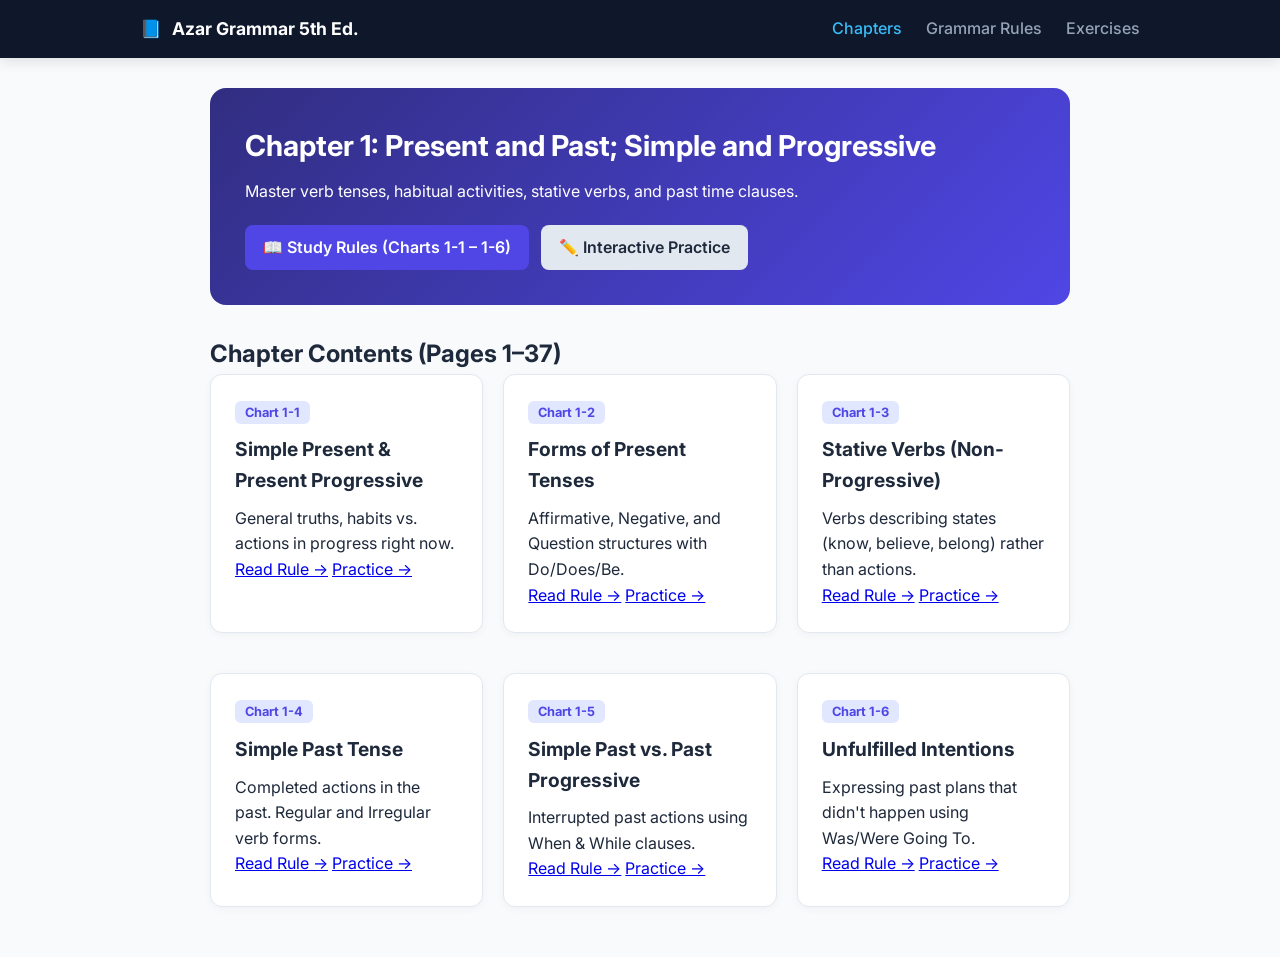
<file: index.html>
<!DOCTYPE html>
<html lang="en">
<head>
    <meta charset="UTF-8">
    <meta name="viewport" content="width=device-width, initial-scale=1.0">
    <title>English Grammar Interactive | Understanding and Using English Grammar</title>
    <link rel="stylesheet" href="style.css">
    <link href="https://fonts.googleapis.com/css2?family=Inter:wght@400;500;600;700&display=swap" rel="stylesheet">
</head>
<body>
    <header class="app-header">
        <div class="header-container">
            <div class="logo">
                <span class="logo-icon">📘</span>
                <span class="logo-text">Azar Grammar 5th Ed.</span>
            </div>
            <nav class="nav-links">
                <a href="index.html" class="active">Chapters</a>
                <a href="rules.html">Grammar Rules</a>
                <a href="exercises.html">Exercises</a>
            </nav>
        </div>
    </header>

    <main class="main-container">
        <section class="hero-card">
            <h1>Chapter 1: Present and Past; Simple and Progressive</h1>
            <p>Master verb tenses, habitual activities, stative verbs, and past time clauses.</p>
            <div class="hero-buttons">
                <a href="rules.html" class="btn btn-primary">📖 Study Rules (Charts 1-1 – 1-6)</a>
                <a href="exercises.html" class="btn btn-secondary">✏️ Interactive Practice</a>
            </div>
        </section>

        <h2 class="section-title">Chapter Contents (Pages 1–37)</h2>

        <div class="grid-layout">
            <div class="topic-card">
                <span class="badge">Chart 1-1</span>
                <h3>Simple Present & Present Progressive</h3>
                <p>General truths, habits vs. actions in progress right now.</p>
                <div class="card-footer">
                    <a href="rules.html#chart1-1">Read Rule →</a>
                    <a href="exercises.html#ex-1">Practice →</a>
                </div>
            </div>

            <div class="topic-card">
                <span class="badge">Chart 1-2</span>
                <h3>Forms of Present Tenses</h3>
                <p>Affirmative, Negative, and Question structures with Do/Does/Be.</p>
                <div class="card-footer">
                    <a href="rules.html#chart1-2">Read Rule →</a>
                    <a href="exercises.html#ex-2">Practice →</a>
                </div>
            </div>

            <div class="topic-card">
                <span class="badge">Chart 1-3</span>
                <h3>Stative Verbs (Non-Progressive)</h3>
                <p>Verbs describing states (know, believe, belong) rather than actions.</p>
                <div class="card-footer">
                    <a href="rules.html#chart1-3">Read Rule →</a>
                    <a href="exercises.html#ex-3">Practice →</a>
                </div>
            </div>

            <div class="topic-card">
                <span class="badge">Chart 1-4</span>
                <h3>Simple Past Tense</h3>
                <p>Completed actions in the past. Regular and Irregular verb forms.</p>
                <div class="card-footer">
                    <a href="rules.html#chart1-4">Read Rule →</a>
                    <a href="exercises.html#ex-4">Practice →</a>
                </div>
            </div>

            <div class="topic-card">
                <span class="badge">Chart 1-5</span>
                <h3>Simple Past vs. Past Progressive</h3>
                <p>Interrupted past actions using When & While clauses.</p>
                <div class="card-footer">
                    <a href="rules.html#chart1-5">Read Rule →</a>
                    <a href="exercises.html#ex-5">Practice →</a>
                </div>
            </div>

            <div class="topic-card">
                <span class="badge">Chart 1-6</span>
                <h3>Unfulfilled Intentions</h3>
                <p>Expressing past plans that didn't happen using Was/Were Going To.</p>
                <div class="card-footer">
                    <a href="rules.html#chart1-6">Read Rule →</a>
                    <a href="exercises.html#ex-6">Practice →</a>
                </div>
            </div>
        </div>
    </main>
</body>
</html>
</file>
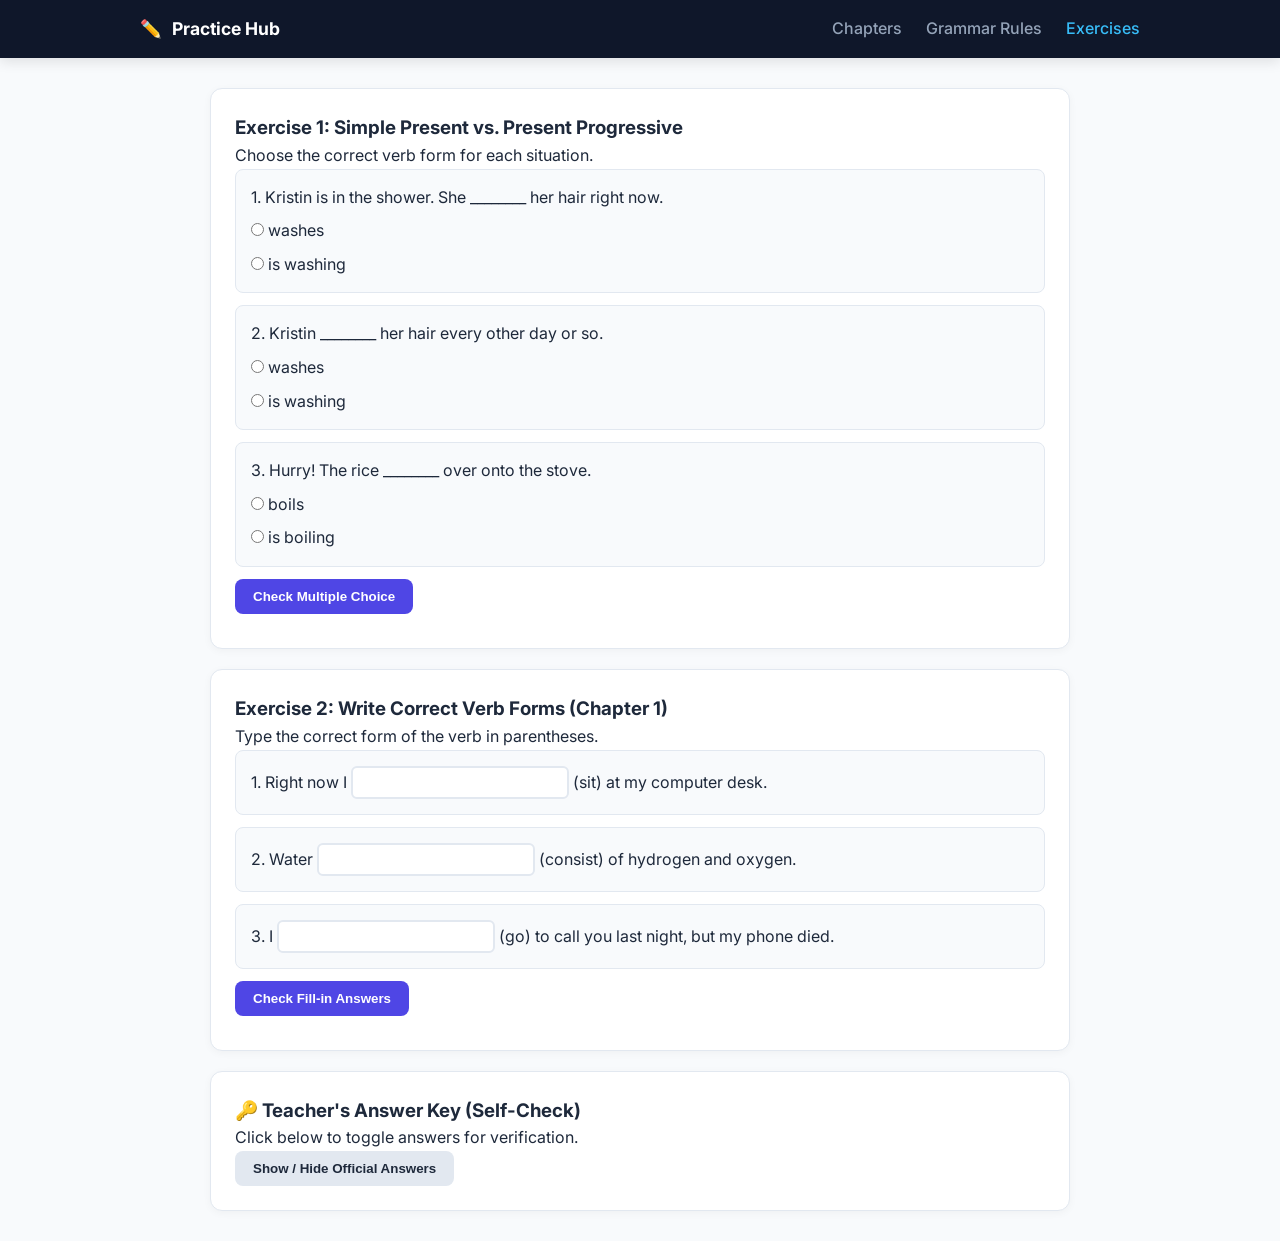
<file: exercises.html>
<!DOCTYPE html>
<html lang="en">
<head>
    <meta charset="UTF-8">
    <meta name="viewport" content="width=device-width, initial-scale=1.0">
    <title>Interactive Exercises - Chapter 1</title>
    <link rel="stylesheet" href="style.css">
    <link href="https://fonts.googleapis.com/css2?family=Inter:wght@400;500;600;700&display=swap" rel="stylesheet">
</head>
<body>
    <header class="app-header">
        <div class="header-container">
            <div class="logo">
                <span class="logo-icon">✏️</span>
                <span class="logo-text">Practice Hub</span>
            </div>
            <nav class="nav-links">
                <a href="index.html">Chapters</a>
                <a href="rules.html">Grammar Rules</a>
                <a href="exercises.html" class="active">Exercises</a>
            </nav>
        </div>
    </header>

    <main class="main-container">
        <!-- Exercise 1 -->
        <section class="exercise-card" id="ex-1">
            <div class="ex-header">
                <h3>Exercise 1: Simple Present vs. Present Progressive</h3>
                <p>Choose the correct verb form for each situation.</p>
            </div>

            <div class="question-item" data-correct="b">
                <p>1. Kristin is in the shower. She ________ her hair right now.</p>
                <div class="options">
                    <label><input type="radio" name="q1" value="a"> washes</label>
                    <label><input type="radio" name="q1" value="b"> is washing</label>
                </div>
            </div>

            <div class="question-item" data-correct="a">
                <p>2. Kristin ________ her hair every other day or so.</p>
                <div class="options">
                    <label><input type="radio" name="q2" value="a"> washes</label>
                    <label><input type="radio" name="q2" value="b"> is washing</label>
                </div>
            </div>

            <div class="question-item" data-correct="b">
                <p>3. Hurry! The rice ________ over onto the stove.</p>
                <div class="options">
                    <label><input type="radio" name="q3" value="a"> boils</label>
                    <label><input type="radio" name="q3" value="b"> is boiling</label>
                </div>
            </div>

            <button class="btn btn-primary" onclick="checkChoiceQuestions()">Check Multiple Choice</button>
            <div id="mc-score" class="score-display"></div>
        </section>

        <!-- Exercise 2: Fill in the Blanks -->
        <section class="exercise-card" id="ex-2">
            <div class="ex-header">
                <h3>Exercise 2: Write Correct Verb Forms (Chapter 1)</h3>
                <p>Type the correct form of the verb in parentheses.</p>
            </div>

            <div class="gap-item">
                <p>1. Right now I <input type="text" data-answer="am sitting"> (sit) at my computer desk.</p>
            </div>
            <div class="gap-item">
                <p>2. Water <input type="text" data-answer="consists"> (consist) of hydrogen and oxygen.</p>
            </div>
            <div class="gap-item">
                <p>3. I <input type="text" data-answer="was going"> (go) to call you last night, but my phone died.</p>
            </div>

            <button class="btn btn-primary" onclick="checkGapQuestions()">Check Fill-in Answers</button>
            <div id="gap-score" class="score-display"></div>
        </section>

        <!-- Answer Keys / Self-Check (Accordion) -->
        <section class="exercise-card">
            <h3>🔑 Teacher's Answer Key (Self-Check)</h3>
            <p>Click below to toggle answers for verification.</p>
            <button class="btn btn-secondary" onclick="toggleAnswers()">Show / Hide Official Answers</button>
            
            <div id="answers-toggle" class="answers-box hidden">
                <h4>Chapter 1 Official Key:</h4>
                <ul>
                    <li><strong>Chart 1-1:</strong> 1. is washing | 2. washes | 3. is boiling</li>
                    <li><strong>Chart 1-3:</strong> 1. am sitting | 2. consists | 3. was going</li>
                    <li><strong>Chart 1-5:</strong> Rita was standing under a tree when it began to rain.</li>
                </ul>
            </div>
        </section>
    </main>

    <script src="script.js"></script>
</body>
</html>
</file>
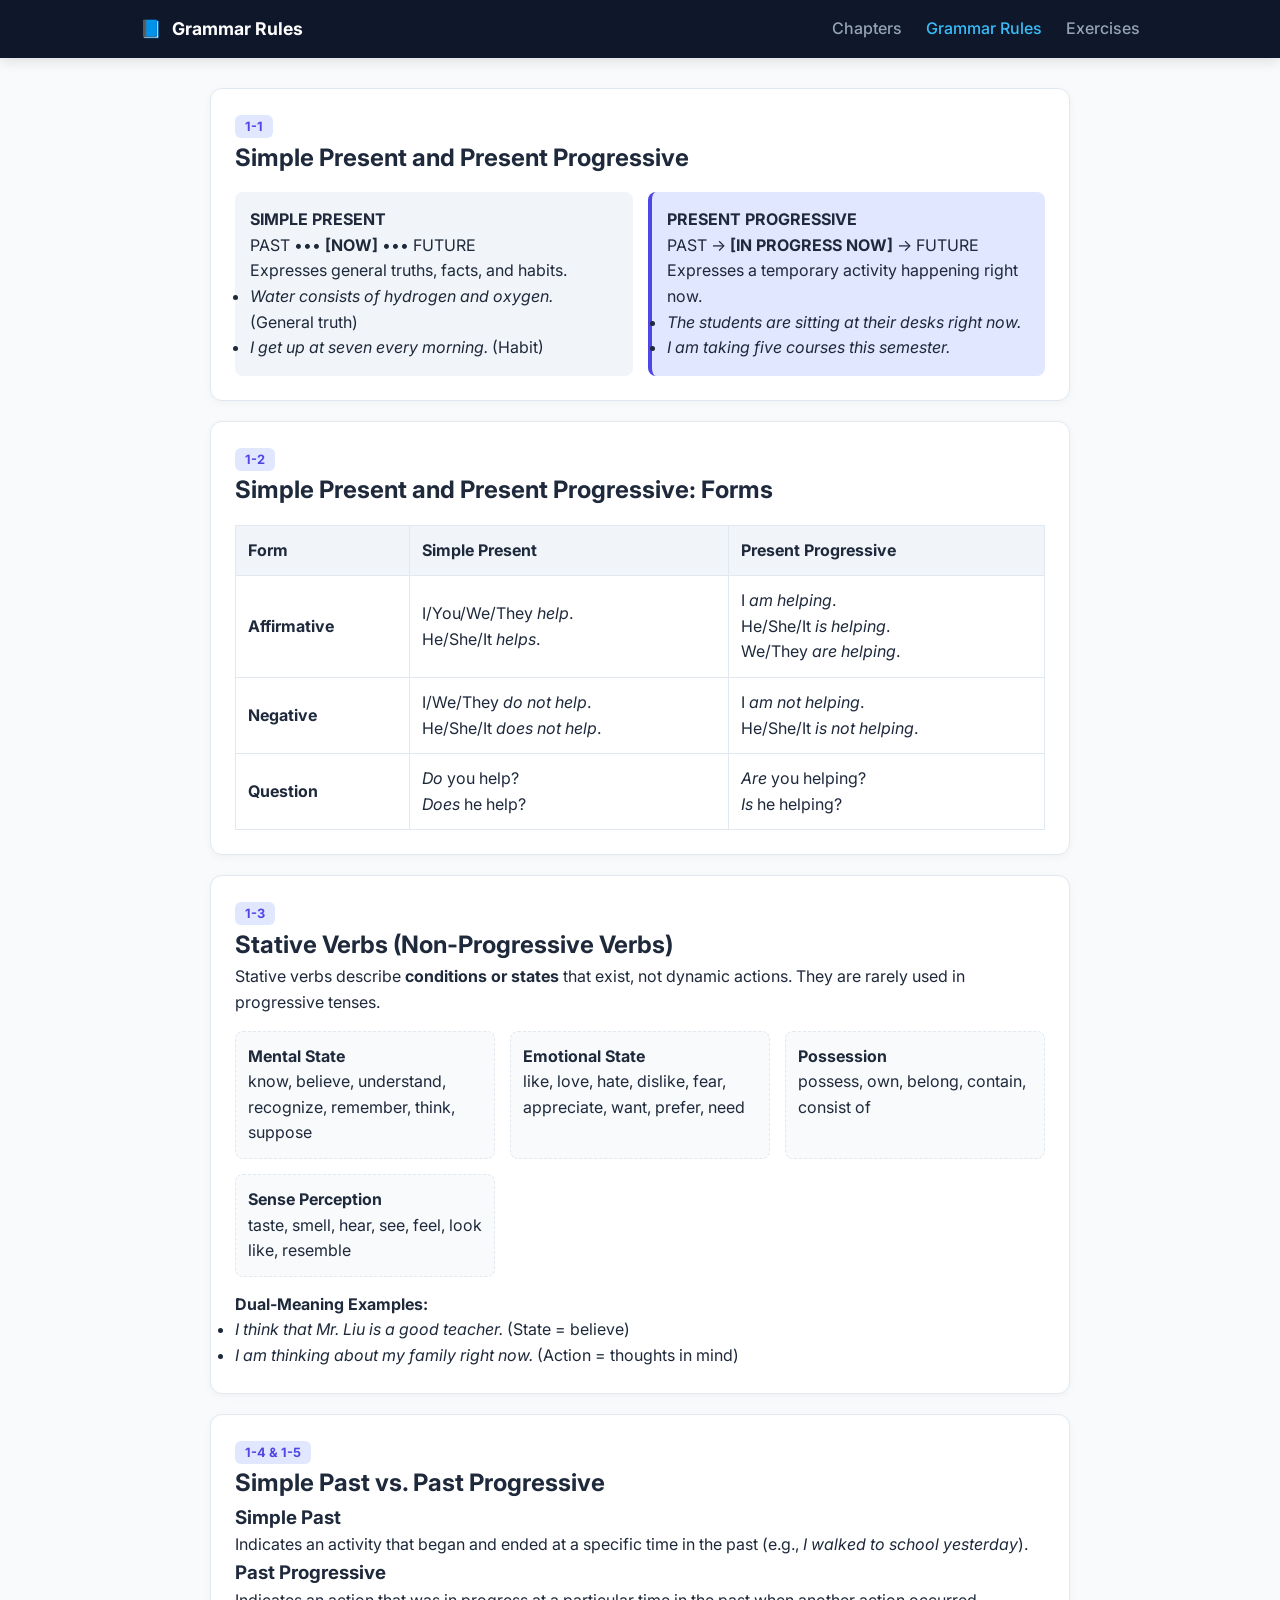
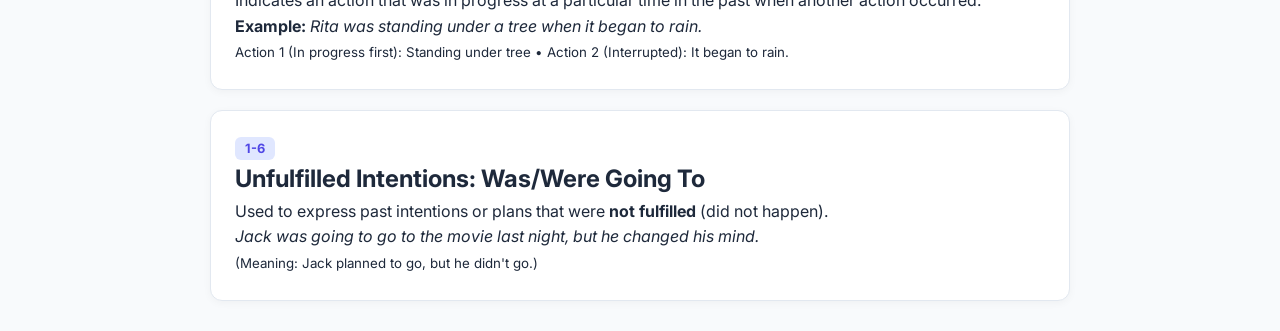
<file: rules.html>
<!DOCTYPE html>
<html lang="en">
<head>
    <meta charset="UTF-8">
    <meta name="viewport" content="width=device-width, initial-scale=1.0">
    <title>Grammar Rules - Chapter 1</title>
    <link rel="stylesheet" href="style.css">
    <link href="https://fonts.googleapis.com/css2?family=Inter:wght@400;500;600;700&display=swap" rel="stylesheet">
</head>
<body>
    <header class="app-header">
        <div class="header-container">
            <div class="logo">
                <span class="logo-icon">📘</span>
                <span class="logo-text">Grammar Rules</span>
            </div>
            <nav class="nav-links">
                <a href="index.html">Chapters</a>
                <a href="rules.html" class="active">Grammar Rules</a>
                <a href="exercises.html">Exercises</a>
            </nav>
        </div>
    </header>

    <main class="main-container">
        <!-- Chart 1-1 -->
        <article class="rule-card" id="chart1-1">
            <div class="card-header">
                <span class="badge-lg">1-1</span>
                <h2>Simple Present and Present Progressive</h2>
            </div>

            <div class="timeline-visual">
                <div class="timeline-box">
                    <h4>SIMPLE PRESENT</h4>
                    <p class="timeline-graphic">PAST &bull;&bull;&bull; <strong>[NOW]</strong> &bull;&bull;&bull; FUTURE</p>
                    <p>Expresses general truths, facts, and habits.</p>
                    <ul>
                        <li><em>Water consists of hydrogen and oxygen.</em> (General truth)</li>
                        <li><em>I get up at seven every morning.</em> (Habit)</li>
                    </ul>
                </div>
                <div class="timeline-box highlight">
                    <h4>PRESENT PROGRESSIVE</h4>
                    <p class="timeline-graphic">PAST &rarr; <strong>[IN PROGRESS NOW]</strong> &rarr; FUTURE</p>
                    <p>Expresses a temporary activity happening right now.</p>
                    <ul>
                        <li><em>The students are sitting at their desks right now.</em></li>
                        <li><em>I am taking five courses this semester.</em></li>
                    </ul>
                </div>
            </div>
        </article>

        <!-- Chart 1-2 -->
        <article class="rule-card" id="chart1-2">
            <div class="card-header">
                <span class="badge-lg">1-2</span>
                <h2>Simple Present and Present Progressive: Forms</h2>
            </div>
            
            <div class="table-responsive">
                <table class="styled-table">
                    <thead>
                        <tr>
                            <th>Form</th>
                            <th>Simple Present</th>
                            <th>Present Progressive</th>
                        </tr>
                    </thead>
                    <tbody>
                        <tr>
                            <td><strong>Affirmative</strong></td>
                            <td>I/You/We/They <em>help</em>.<br>He/She/It <em>helps</em>.</td>
                            <td>I <em>am helping</em>.<br>He/She/It <em>is helping</em>.<br>We/They <em>are helping</em>.</td>
                        </tr>
                        <tr>
                            <td><strong>Negative</strong></td>
                            <td>I/We/They <em>do not help</em>.<br>He/She/It <em>does not help</em>.</td>
                            <td>I <em>am not helping</em>.<br>He/She/It <em>is not helping</em>.</td>
                        </tr>
                        <tr>
                            <td><strong>Question</strong></td>
                            <td><em>Do</em> you help?<br><em>Does</em> he help?</td>
                            <td><em>Are</em> you helping?<br><em>Is</em> he helping?</td>
                        </tr>
                    </tbody>
                </table>
            </div>
        </article>

        <!-- Chart 1-3 -->
        <article class="rule-card" id="chart1-3">
            <div class="card-header">
                <span class="badge-lg">1-3</span>
                <h2>Stative Verbs (Non-Progressive Verbs)</h2>
            </div>
            <p>Stative verbs describe <strong>conditions or states</strong> that exist, not dynamic actions. They are rarely used in progressive tenses.</p>
            
            <div class="stative-grid">
                <div class="stative-cat">
                    <h4>Mental State</h4>
                    <p>know, believe, understand, recognize, remember, think, suppose</p>
                </div>
                <div class="stative-cat">
                    <h4>Emotional State</h4>
                    <p>like, love, hate, dislike, fear, appreciate, want, prefer, need</p>
                </div>
                <div class="stative-cat">
                    <h4>Possession</h4>
                    <p>possess, own, belong, contain, consist of</p>
                </div>
                <div class="stative-cat">
                    <h4>Sense Perception</h4>
                    <p>taste, smell, hear, see, feel, look like, resemble</p>
                </div>
            </div>

            <div class="callout callout-info">
                <strong>Dual-Meaning Examples:</strong>
                <ul>
                    <li><em>I think that Mr. Liu is a good teacher.</em> (State = believe)</li>
                    <li><em>I am thinking about my family right now.</em> (Action = thoughts in mind)</li>
                </ul>
            </div>
        </article>

        <!-- Chart 1-4 & 1-5 -->
        <article class="rule-card" id="chart1-4">
            <div class="card-header">
                <span class="badge-lg">1-4 & 1-5</span>
                <h2>Simple Past vs. Past Progressive</h2>
            </div>
            
            <div class="rule-content">
                <h3>Simple Past</h3>
                <p>Indicates an activity that began and ended at a specific time in the past (e.g., <em>I walked to school yesterday</em>).</p>
                
                <h3>Past Progressive</h3>
                <p>Indicates an action that was in progress at a particular time in the past when another action occurred.</p>
                <div class="example-box">
                    <p><strong>Example:</strong> <em>Rita was standing under a tree when it began to rain.</em></p>
                    <p><small>Action 1 (In progress first): Standing under tree &bull; Action 2 (Interrupted): It began to rain.</small></p>
                </div>
            </div>
        </article>

        <!-- Chart 1-6 -->
        <article class="rule-card" id="chart1-6">
            <div class="card-header">
                <span class="badge-lg">1-6</span>
                <h2>Unfulfilled Intentions: Was/Were Going To</h2>
            </div>
            <p>Used to express past intentions or plans that were <strong>not fulfilled</strong> (did not happen).</p>
            <div class="example-box">
                <p><em>Jack was going to go to the movie last night, but he changed his mind.</em></p>
                <p><small>(Meaning: Jack planned to go, but he didn't go.)</small></p>
            </div>
        </article>
    </main>
</body>
</html>
</file>
<file: style.css>
:root {
    --primary: #4f46e5;
    --primary-hover: #4338ca;
    --secondary: #10b981;
    --bg-main: #f8fafc;
    --card-bg: #ffffff;
    --text-dark: #1e293b;
    --text-muted: #64748b;
    --border-color: #e2e8f0;
    --correct-bg: #dcfce7;
    --correct-border: #22c55e;
    --wrong-bg: #fee2e2;
    --wrong-border: #ef4444;
}

* {
    box-sizing: border-box;
    margin: 0;
    padding: 0;
}

body {
    font-family: 'Inter', sans-serif;
    background-color: var(--bg-main);
    color: var(--text-dark);
    line-height: 1.6;
}

/* Header & Nav */
.app-header {
    background-color: #0f172a;
    color: white;
    padding: 15px 20px;
    position: sticky;
    top: 0;
    z-index: 100;
    box-shadow: 0 4px 12px rgba(0,0,0,0.1);
}

.header-container {
    max-width: 1000px;
    margin: 0 auto;
    display: flex;
    justify-content: space-between;
    align-items: center;
}

.logo {
    display: flex;
    align-items: center;
    gap: 10px;
    font-weight: 700;
    font-size: 1.1rem;
}

.nav-links a {
    color: #94a3b8;
    text-decoration: none;
    margin-left: 20px;
    font-weight: 500;
    transition: color 0.2s;
}

.nav-links a.active, .nav-links a:hover {
    color: #38bdf8;
}

/* Containers & Layout */
.main-container {
    max-width: 900px;
    margin: 30px auto;
    padding: 0 20px;
}

.hero-card {
    background: linear-gradient(135deg, #312e81, #4f46e5);
    color: white;
    padding: 35px;
    border-radius: 16px;
    margin-bottom: 30px;
}

.hero-card h1 {
    font-size: 1.8rem;
    margin-bottom: 10px;
}

.hero-buttons {
    margin-top: 20px;
    display: flex;
    gap: 12px;
    flex-wrap: wrap;
}

.grid-layout {
    display: grid;
    grid-template-columns: repeat(auto-fit, minmax(260px, 1fr));
    gap: 20px;
}

/* Cards */
.topic-card, .rule-card, .exercise-card {
    background: var(--card-bg);
    border-radius: 12px;
    padding: 24px;
    border: 1px solid var(--border-color);
    box-shadow: 0 2px 8px rgba(0,0,0,0.04);
    margin-bottom: 20px;
}

.topic-card h3 {
    margin: 10px 0;
    font-size: 1.2rem;
}

.badge, .badge-lg {
    background: #e0e7ff;
    color: var(--primary);
    font-weight: 700;
    padding: 4px 10px;
    border-radius: 6px;
    font-size: 0.8rem;
}

/* Buttons */
.btn {
    display: inline-block;
    padding: 10px 18px;
    border-radius: 8px;
    font-weight: 600;
    text-decoration: none;
    cursor: pointer;
    border: none;
    transition: background 0.2s;
}

.btn-primary {
    background: var(--primary);
    color: white;
}

.btn-primary:hover {
    background: var(--primary-hover);
}

.btn-secondary {
    background: #e2e8f0;
    color: var(--text-dark);
}

/* Rules Components */
.timeline-visual {
    display: grid;
    grid-template-columns: 1fr 1fr;
    gap: 15px;
    margin-top: 15px;
}

.timeline-box {
    background: #f1f5f9;
    padding: 15px;
    border-radius: 8px;
}

.timeline-box.highlight {
    background: #e0e7ff;
    border-left: 4px solid var(--primary);
}

.styled-table {
    width: 100%;
    border-collapse: collapse;
    margin-top: 15px;
}

.styled-table th, .styled-table td {
    padding: 12px;
    border: 1px solid var(--border-color);
    text-align: left;
}

.styled-table th {
    background: #f1f5f9;
}

.stative-grid {
    display: grid;
    grid-template-columns: repeat(auto-fit, minmax(200px, 1fr));
    gap: 15px;
    margin: 15px 0;
}

.stative-cat {
    background: #f8fafc;
    padding: 12px;
    border-radius: 8px;
    border: 1px dashed var(--border-color);
}

/* Interactive Questions */
.question-item, .gap-item {
    padding: 15px;
    border-radius: 8px;
    background: #f8fafc;
    margin-bottom: 12px;
    border: 1px solid var(--border-color);
}

.options label {
    display: block;
    margin-top: 8px;
    cursor: pointer;
}

input[type="text"] {
    padding: 6px 12px;
    border: 2px solid var(--border-color);
    border-radius: 6px;
    font-size: 15px;
}

.answers-box {
    margin-top: 15px;
    padding: 15px;
    background: #f1f5f9;
    border-radius: 8px;
}

.hidden {
    display: none;
}

.score-display {
    font-weight: 700;
    margin-top: 10px;
    font-size: 1.1rem;
}

@media (max-width: 600px) {
    .timeline-visual {
        grid-template-columns: 1fr;
    }
}
</file>
